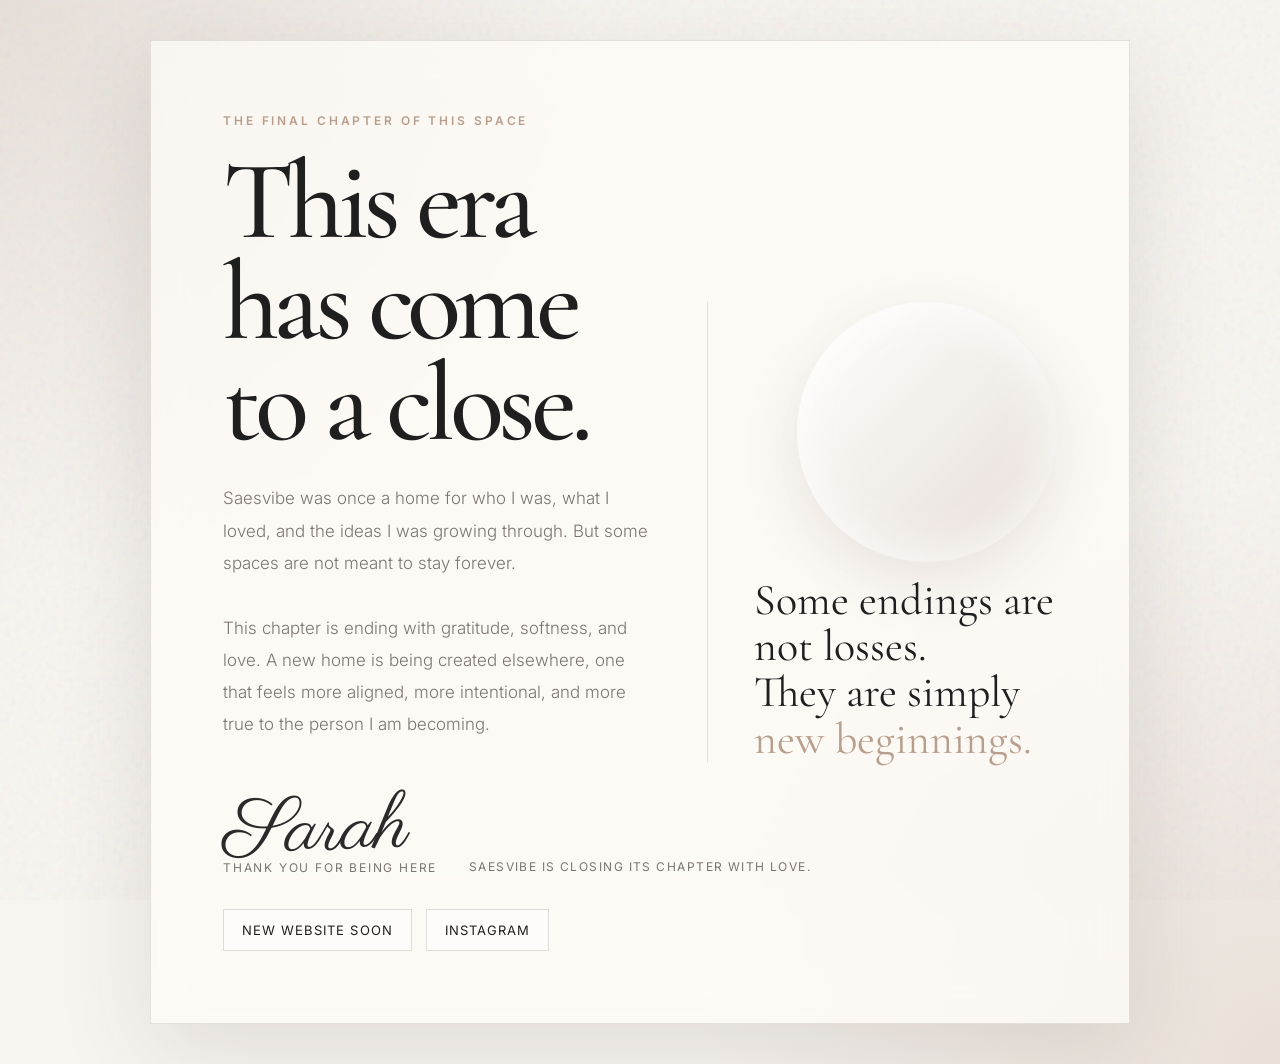
<file: index.html>
<!DOCTYPE html>
<html lang="en">
<head>
<meta charset="UTF-8" />
<meta name="viewport" content="width=device-width, initial-scale=1.0" />

<title>Saesvibe | Final Chapter</title>

<link href="https://fonts.googleapis.com/css2?family=Cormorant+Garamond:wght@400;500;600;700&family=Inter:wght@300;400;500;600&family=Parisienne&display=swap" rel="stylesheet">

<style>
:root {
  --bg: #f8f5f1;
  --text: #1f1f1f;
  --muted: #7c756f;
  --soft: #d8cec5;
  --accent: #b89f8d;
  --white: #fffdf9;
}

* {
  margin: 0;
  padding: 0;
  box-sizing: border-box;
}

body {
  min-height: 100vh;
  background:
    radial-gradient(circle at top left, rgba(216, 206, 197, 0.55), transparent 35%),
    radial-gradient(circle at bottom right, rgba(184, 159, 141, 0.25), transparent 35%),
    var(--bg);
  color: var(--text);
  font-family: "Inter", sans-serif;
  overflow-x: hidden;
}

.grain {
  position: fixed;
  inset: 0;
  pointer-events: none;
  opacity: 0.08;
  z-index: 1;
  background-image: url("data:image/svg+xml,%3Csvg viewBox='0 0 200 200' xmlns='http://www.w3.org/2000/svg'%3E%3Cfilter id='noise'%3E%3CfeTurbulence type='fractalNoise' baseFrequency='0.75' numOctaves='4' stitchTiles='stitch'/%3E%3C/filter%3E%3Crect width='100%25' height='100%25' filter='url(%23noise)'/%3E%3C/svg%3E");
}

.page {
  min-height: 100vh;
  display: flex;
  align-items: center;
  justify-content: center;
  padding: 40px 22px;
  position: relative;
}

.card {
  width: min(100%, 980px);
  min-height: 620px;
  background: rgba(255, 253, 249, 0.72);
  border: 1px solid rgba(120, 105, 92, 0.18);
  backdrop-filter: blur(24px);
  padding: clamp(28px, 6vw, 72px);
  position: relative;
  z-index: 2;
  box-shadow: 0 30px 90px rgba(60, 45, 35, 0.12);
  display: grid;
  grid-template-columns: 1.1fr 0.9fr;
  gap: 56px;
  align-items: center;
}

.eyebrow {
  font-size: 12px;
  text-transform: uppercase;
  letter-spacing: 0.24em;
  color: var(--accent);
  margin-bottom: 24px;
  font-weight: 600;
}

h1 {
  font-family: "Cormorant Garamond", serif;
  font-size: clamp(58px, 9vw, 112px);
  line-height: 0.9;
  font-weight: 500;
  letter-spacing: -0.05em;
  max-width: 680px;
}

.subtitle {
  margin-top: 28px;
  max-width: 560px;
  color: var(--muted);
  font-size: 17px;
  line-height: 1.9;
  font-weight: 300;
}

.signature {
  margin-top: 48px;
  font-family: "Parisienne", cursive;
  font-size: 4.8rem;
  line-height: 1;
  color: var(--text);
  transform: rotate(-2deg);
  opacity: 0.95;
}

.note {
  margin-top: -6px;
  font-size: 12px;
  letter-spacing: 0.15em;
  text-transform: uppercase;
  color: var(--muted);
}

.links {
  margin-top: 34px;
  display: flex;
  gap: 14px;
  flex-wrap: wrap;
}

.links a {
  text-decoration: none;
  color: var(--text);
  border: 1px solid rgba(120, 105, 92, 0.22);
  padding: 12px 18px;
  font-size: 13px;
  letter-spacing: 0.08em;
  text-transform: uppercase;
  transition: 0.35s ease;
  background: rgba(255, 255, 255, 0.35);
}

.links a:hover {
  background: var(--text);
  color: var(--white);
  transform: translateY(-2px);
}

.visual {
  min-height: 460px;
  border-left: 1px solid rgba(120, 105, 92, 0.18);
  padding-left: 46px;
  display: flex;
  flex-direction: column;
  justify-content: space-between;
}

.circle {
  width: 260px;
  height: 260px;
  border-radius: 50%;
  margin-left: auto;
  background: linear-gradient(135deg, rgba(255,255,255,0.9), rgba(216,206,197,0.65));
  box-shadow:
    inset 0 0 50px rgba(255,255,255,0.9),
    0 20px 60px rgba(80,60,45,0.12);
  animation: float 7s ease-in-out infinite;
}

.quote {
  font-family: "Cormorant Garamond", serif;
  font-size: clamp(28px, 4vw, 44px);
  line-height: 1.05;
}

.quote span {
  color: var(--accent);
}

.footer {
  position: absolute;
  bottom: 26px;
  left: 50%;
  transform: translateX(-50%);
  z-index: 3;
  color: var(--muted);
  font-size: 12px;
  letter-spacing: 0.12em;
  text-transform: uppercase;
  text-align: center;
}

@keyframes float {
  0%, 100% {
    transform: translateY(0);
  }
  50% {
    transform: translateY(-18px);
  }
}

@media(max-width: 820px) {
  .card {
    grid-template-columns: 1fr;
    gap: 40px;
    min-height: auto;
  }

  .visual {
    border-left: none;
    border-top: 1px solid rgba(120, 105, 92, 0.18);
    padding-left: 0;
    padding-top: 36px;
    min-height: 340px;
  }

  .circle {
    width: 190px;
    height: 190px;
    margin-left: 0;
  }

  .signature {
    font-size: 4rem;
  }

  .footer {
    position: static;
    transform: none;
    margin-top: 24px;
    padding-bottom: 24px;
  }
}
</style>
</head>

<body>

<div class="grain"></div>

<main class="page">
  <section class="card">

    <div>
      <p class="eyebrow">The final chapter of this space</p>

      <h1>
        This era has come to a close.
      </h1>

      <p class="subtitle">
        Saesvibe was once a home for who I was, what I loved, and the ideas I was
        growing through. But some spaces are not meant to stay forever.
        <br><br>
        This chapter is ending with gratitude, softness, and love.
        A new home is being created elsewhere, one that feels more aligned,
        more intentional, and more true to the person I am becoming.
      </p>

      <div class="signature">Sarah</div>
      <p class="note">Thank you for being here</p>

      <div class="links">
        <a href="#">New Website Soon</a>
        <a href="https://instagram.com/sarahsaafwan" target="_blank">
    Instagram
</a>
      </div>
    </div>

    <div class="visual">
      <div class="circle"></div>

      <p class="quote">
        Some endings are not losses.<br>
        They are simply
        <span>new beginnings.</span>
      </p>
    </div>

  </section>
</main>

<p class="footer">Saesvibe is closing its chapter with love.</p>

</body>
</html>
</file>
